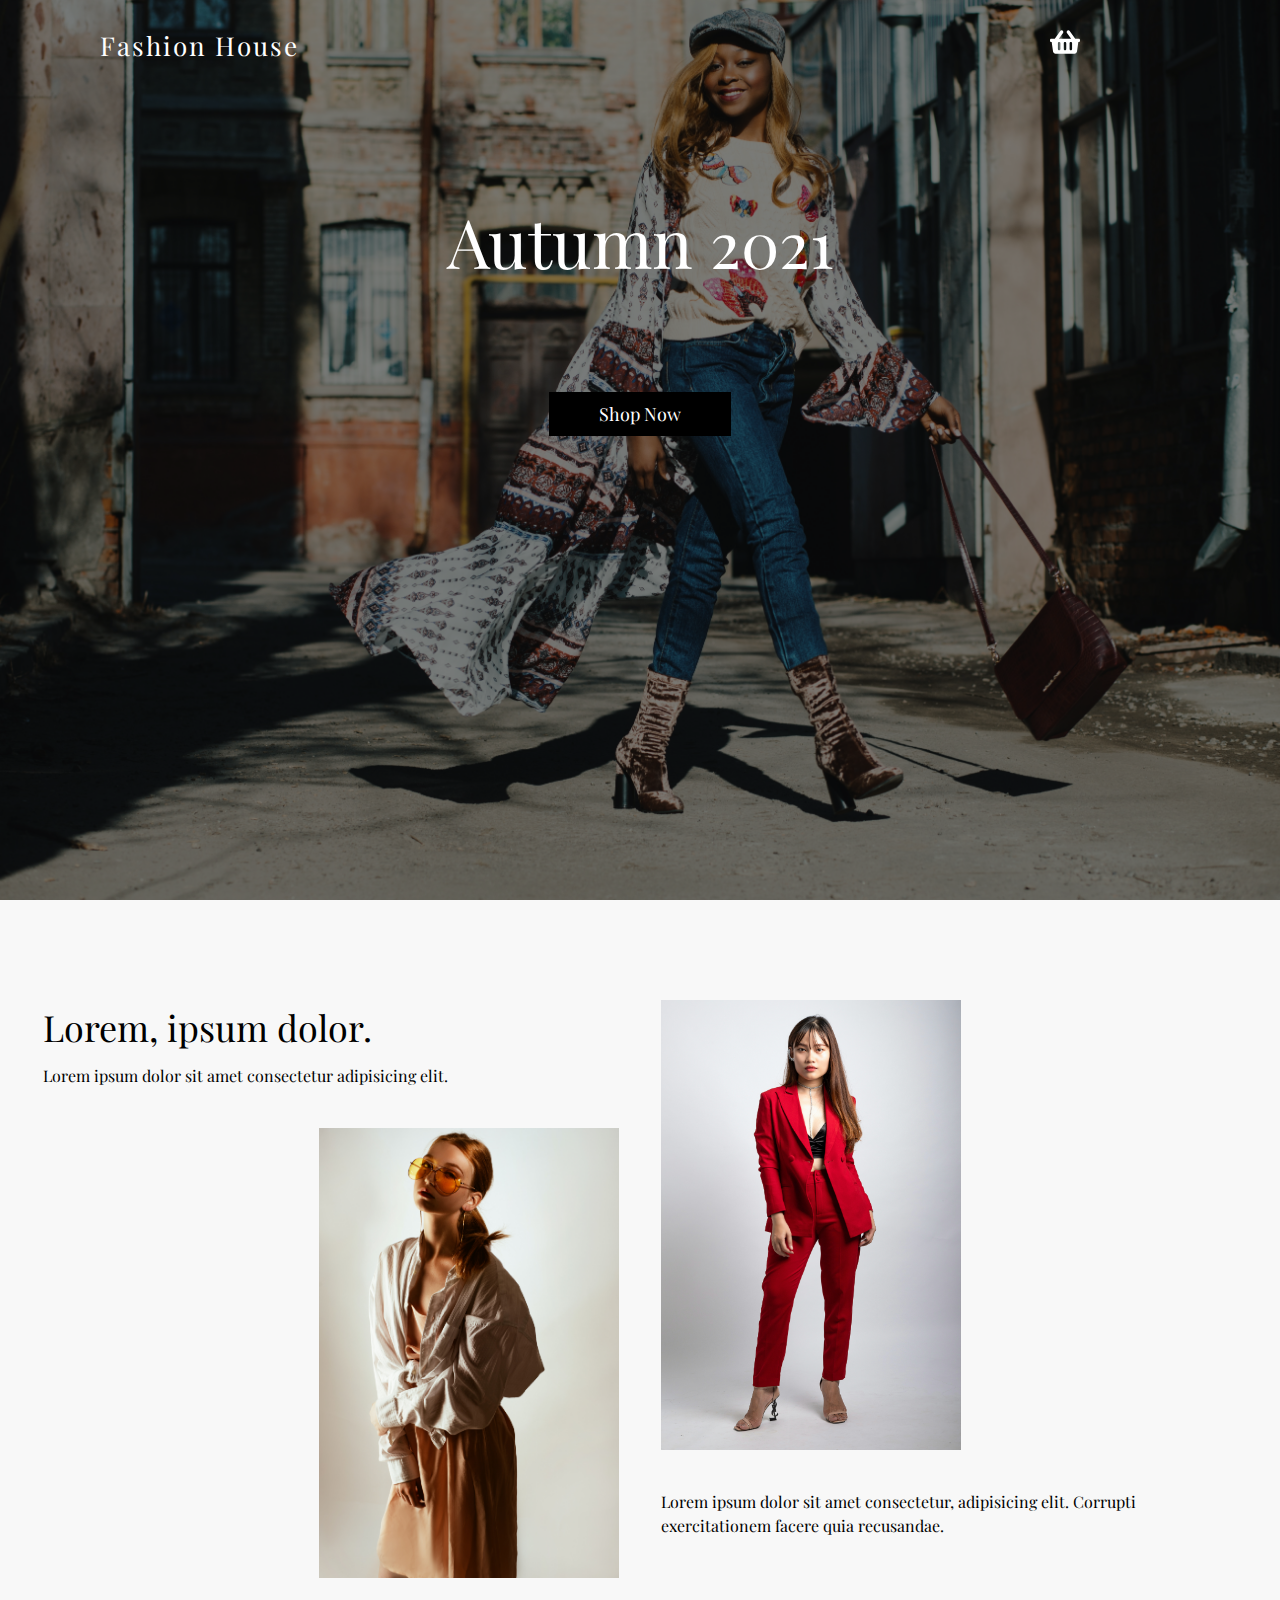
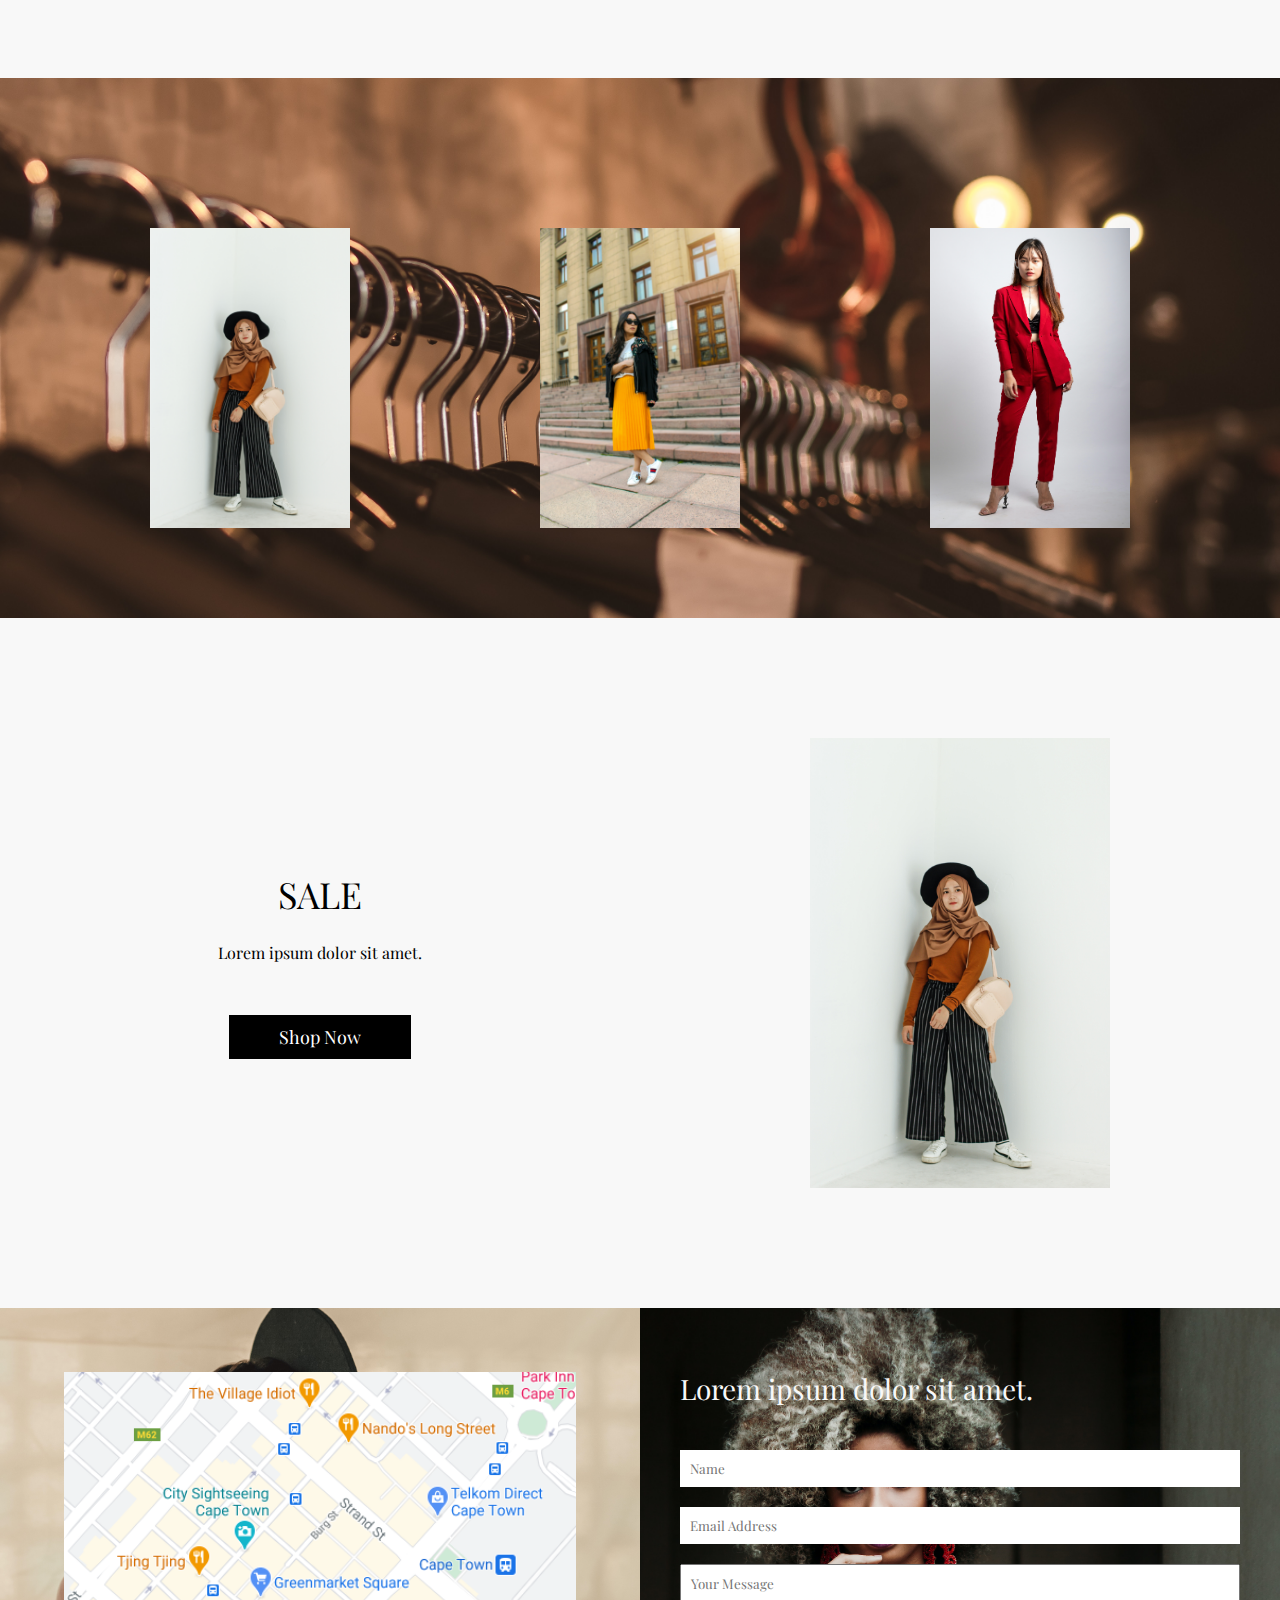
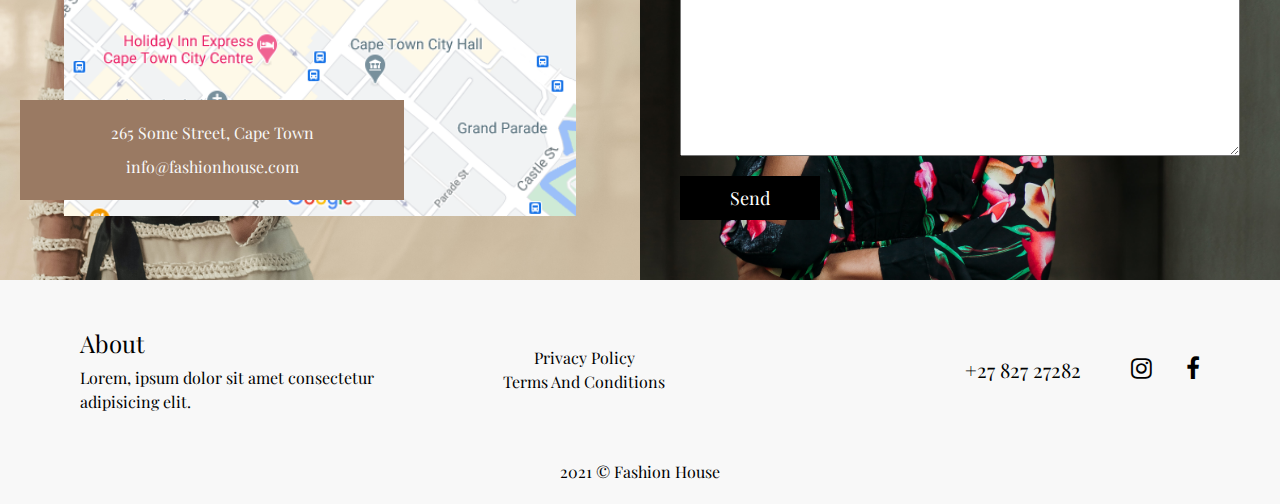
<file: index.html>
<!DOCTYPE html>
<html lang="en">
<head>
    <meta charset="UTF-8">
    <meta name="viewport" content="width=device-width, initial-scale=1.0">
    <meta name="Description" content="Rodwin Pieterse, Fashion Store portfolio item for frontend web developer, HTML CSS JavaScript">
    <link rel="preconnect" href="https://fonts.gstatic.com">
    <link href="https://fonts.googleapis.com/css2?family=Playfair+Display:wght@300;400;700&display=swap" rel="stylesheet">
    <link rel="stylesheet" href="https://cdnjs.cloudflare.com/ajax/libs/font-awesome/4.7.0/css/font-awesome.min.css">
    <link rel="stylesheet" href="css/styles.css">
    <title>Fashion House</title>
</head>
<body>
    <!-- Hero Section -->
    <div class="wrap">
        <section class="hero--section">
            <nav>
                <p class="logo">Fashion House</p>
                <a href="#"><img class="shopping__cart" src="images/shopping-basket-solid.svg" alt="shopping basket" title="Go to basket"></a>
            </nav>
            <div class="hero--text">
                <h1 class="hero__section__heading">Autumn <span class="hero__section__year">2021</span></h1>
                <button class="hero__section__cta">Shop Now</button>
            </div>
        </section>
    </div>

    <!-- Description Section -->
    <section class="description--section">
        <div class="description--one">
            <h2 class=" description__heading description__one__heading">Lorem, ipsum dolor.</h2>
            <p class=" description__text description__one__text">Lorem ipsum dolor sit amet consectetur adipisicing elit.</p>
            <!-- <div class="image__placeholder image__placeholder__one"></div> -->
            <img class="fashion-img fashion-img-1" src="images/image-6.jpg" alt="First Fashion Item">
        </div>
        <div class="description--two">
            <p class=" description__text description__two__text">Lorem ipsum dolor sit amet consectetur, adipisicing elit. Corrupti exercitationem facere quia recusandae.</p>
            <!-- <div class="image__placeholder image__placeholder__two"></div> -->
            <img src="images/image-7.jpg" alt="Second Fashion Item" class="fashion-img fashion-img-2">
        </div>
    </section>

    <!-- Collection Section -->
    <section class="collection--section">
        <img src="images/image-8.jpg" alt="Third Fashion Item" class="fashion-img fashion-img-3">
        <img src="images/image-9.jpg" alt="Fourth Fashion Item" class="fashion-img fashion-img-4">
        <img src="images/image-7.jpg" alt="Fifth Fashion Item" class="fashion-img fashion-img-5">
            <!-- <div class="image__placeholder image__placeholder__three"></div>
            <div class="image__placeholder image__placeholder__four"></div>
            <div class="image__placeholder image__placeholder__five"></div> -->
    </section>

    <!-- On Sale Slide -->
    <section class="on--sale--section">
        <div class="on--sale--text">
            <h2 class="on__sale__text__heading">SALE</h2>
            <p class="on__sale__text__text">Lorem ipsum dolor sit amet.</p>
            <button class="on__sale__text__cta">Shop Now</button>
        </div>
        <div class="on--sale--image">
            <!-- <div class="image__placeholder image__placeholder__six"></div> -->
            <img src="images/image-8.jpg" alt="Six Fashion Item" class="fashion-img fashion-img-6">
        </div>
    </section>

    <!-- Contact Section -->
    <section class="contact--section">
        <div class="contact--section--map">
            <img src="images/google-maps.png" alt="" class="map__placeholder">
            <div class="contact__box">
                <p class="address__text">265 Some Street, Cape Town</p>
                <p class="email__address">info@fashionhouse.com</p>
            </div>
        </div>
        <div class="contact--section--form">
            <h2 class="contact__form__heading"> Lorem ipsum dolor sit amet.</h2>
            <form action="" class="contact__form">
                <label for="name">Name</label>
                <input type="text" name="name" placeholder="Name" required>
                <label for="email">Email</label>
                <input type="email" name="email" id="email" placeholder="Email Address" required>
                <label for="message">Message</label>
                <textarea name="message" id="message" cols="30" rows="10" placeholder="Your Message" required></textarea>
                <button class="contact__form__cta" type="submit">Send</button>
            </form>
        </div>
    </section>

    <!-- Footer Section -->
    <section class="footer--section">
        <div class="footer--about">
            <h3 class="footer__about__heading">About</h3>
            <p class="footer__about__text">Lorem, ipsum dolor sit amet consectetur adipisicing elit.</p>
        </div>
        <div class="privacy--policy">
            <p><a href="#">Privacy Policy</a></p>
            <p><a href="#">Terms And Conditions</a></p>
        </div>
        <div class="social--media">
            <p class="contact__number">+27 827 27282</p>
            <div class="social__media__icons">
                <a href="#"><i class="fa fa-instagram"></i>
                </a>
                <a href="#"><i class="fa fa-facebook"></i>
                </a>
            </div>
        </div>
    </section>
    <div class="copyright">
        2021 &copy; Fashion House
    </div>

    <script src="js/app.js"></script>
</body>
</html>
</file>
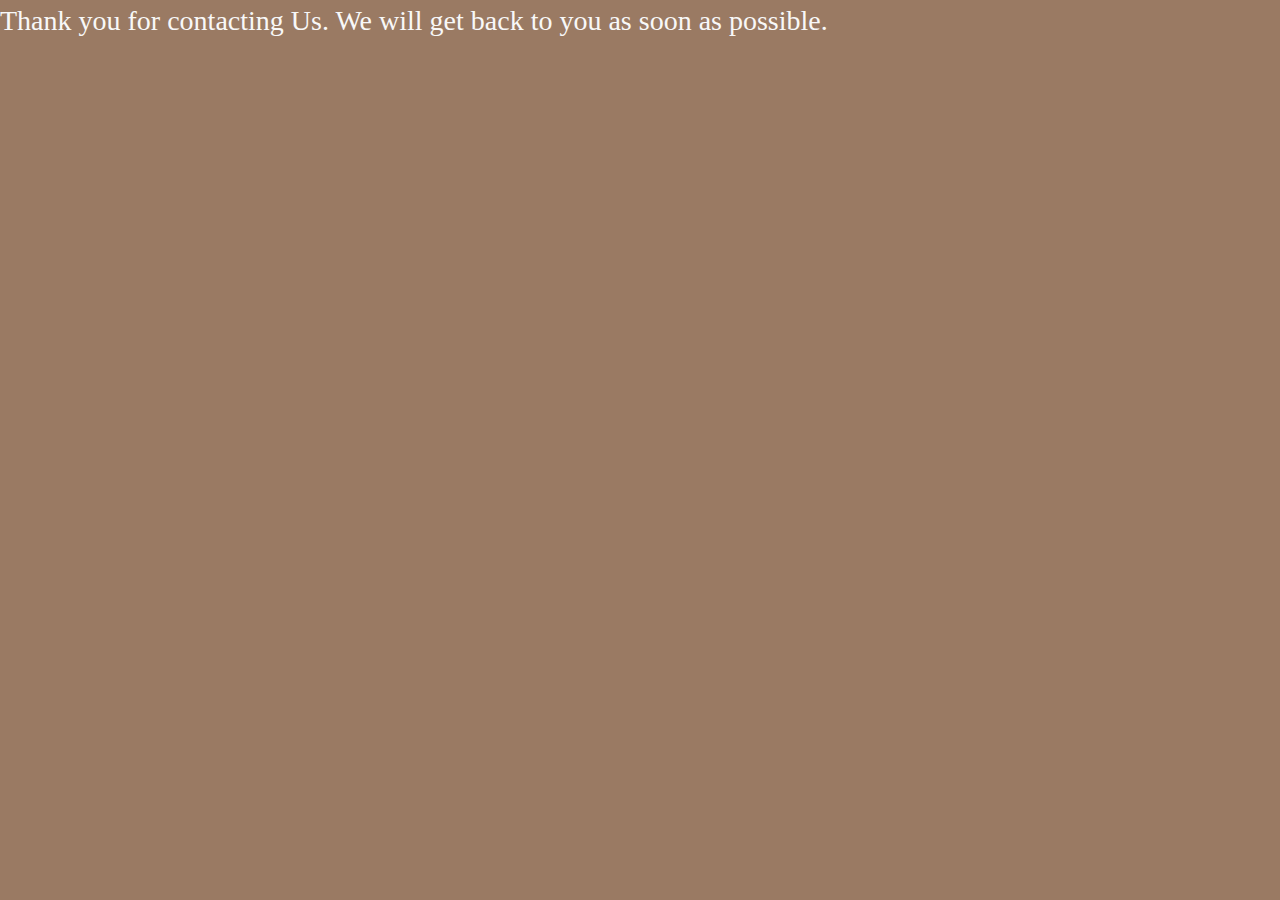
<file: thankyou.html>
<!DOCTYPE html>
<html lang="en">
<head>
    <meta charset="UTF-8">
    <meta name="viewport" content="width=device-width, initial-scale=1.0">
    <link rel="stylesheet" href="css/styles.css">
    <title>Form Submitted</title>
</head>
<body>
    <p class="contact__form__submitted">Thank you for contacting Us. We will get back to you as soon as possible.</p>
</body>
</html>
</file>
<file: css/styles.css>
* {
    box-sizing: border-box;
    margin: 0;
    padding: 0;
}

html {
    scroll-behavior: smooth;
}

body {
    background-color: #9a7a63;
    font-family: 'Playfair Display', serif;
    line-height: 1.5;
}

/* HERO */

.wrap {
    background-image: url(../images/image-5.jpg);
    background-position: center;
    background-size: cover;
    background-repeat: no-repeat;
    height: 80vh;
    min-width: 100%;
    position: relative;
}

.wrap::before {
    content: '';
    position: absolute;
    top: 0;
    right: 0;
    bottom: 0;
    left: 0;
    background: rgba(0, 0, 0, 0.5);
}

nav {
    position: relative;
    color: #f8f8f8;
    display: flex;
    height: 10vh;
    align-items: center;
    justify-content: space-between;
    padding: 40px 20px 0;
    opacity: 1;
}
.logo {
    color: #ffffff;
    font-size: 20px;
    letter-spacing: 2px;
}

.shopping__cart {
    color: #34626c;
    width: 30px;
    height: 30px;
}

.hero--text {
    position: relative;
    color: #f8f8f8;
    display: flex;
    flex-direction: column;
    align-items: center;
    margin-top: 100px;
}

.hero__section__heading {
    color: #ffffff;
    font-size: 48px;
    font-weight: 300;
}

.hero__section__cta {
    background-color: #000000;
    border: none;
    color: white;
    cursor: pointer;
    font-family: inherit;
    font-size: 18px;
    padding: 10px 50px;
    margin-top: 50px;
}

.hero__section__cta:hover {
    background-color: #f8f8f8;
    border: 1px solid #000000;
    color: black;
}

/* DESCRIPTION */

.description--section {
    height: auto;
    background-color: #f8f8f8;
    display: flex;
    flex-direction: column;
    padding: 60px 0;
    animation: .5s linear ease-in;
}

.description--one {
    display: flex;
    flex-direction: column;
    align-items: center;
}

.description--two {
    display: flex;
    flex-direction: column;
    align-items: center;
    padding-top: 20px;
}

.description__text {
    text-align: center;
    padding-bottom: 10px;
}

.image__placeholder {
    background-position: center;
    background-size: cover;
    height: 60vh;
    width: 80%;
    background-color: #9a7a63;
}

.fashion-img {
    width: 80%;
    max-width: 300px;
}

.description__heading {
    font-size: 36px;
    font-weight: 300;
    padding-bottom: 10px;
}

.description__text {
    padding-bottom: 40px;
}

.description__two__text {
    padding: 40px;
}

.image__placeholder__two {
    background-image: url(../images/image-7.jpg);
}

/* Collection Section */

.collection--section {
    background-color: #9b938d;
    display: flex;
    flex-direction: column;
    height: auto;
    align-items: center;
    padding: 80px 0;
}

.collection__section__heading {
    font-size: 28px;
    font-weight: 300;
    margin-bottom: 30px;
}

.image__placeholder__three {
    background-image: url(../images/image-8.jpg);
    margin-bottom: 40px;
}

.image__placeholder__four {
    background-image: url(../images/image-9.jpg);
    margin-bottom: 40px;
}

.image__placeholder__five {
    background-image: url(../images/image-6.jpg);
}

/* On Sale Section */

.on--sale--section {
    background-color: #f8f8f8;
    height: auto;
    padding: 60px 0;
}

.on--sale--text {
    text-align: center;
}

.on__sale__text__heading {
    font-size: 36px;
    font-weight: 300;
    padding-bottom: 20px;
}

.on__sale__text__cta {
    background-color: #000000;
    border: none;
    color: white;
    cursor: pointer;
    font-family: inherit;
    font-size: 18px;
    padding: 10px 50px;
    margin-top: 50px;
}

.on__sale__text__cta:hover {
    background-color: #f8f8f8;
    border: 1px solid #000000;
    color: #000000;
}

.on--sale--image {
    display: flex;
    justify-content: center;
    margin: 60px 0;
}

/* Contact Section */

.contact--section {
    display: flex;
    flex-direction: column;
}

.contact--section--map {
    /* background image placeholder */
    background-image: url(../images/image-12.jpg);
    background-position: center;
    background-repeat: no-repeat;
    background-size: cover;
    height: 75vh;
    display: flex;
    justify-content: center;
    align-items: center;
    position: relative;
}

.contact__box {
    background-color: #9a7a63;
    position: absolute;
    height: 100px;
    width: 60%;
    bottom: 80px;
    left: 20px;
    display: flex;
    flex-direction: column;
    justify-content: center;
    align-items: center;
}

.contact__box .address__text {
    color: #f8f8f8;
    padding-bottom: 10px;
}

.email__address {
    color: #f8f8f8;
}

.map__placeholder {
    width: 80%;
}

.contact--section--form {
    /* background image placeholder */
    background-image: url(../images/image-11.jpg);
    background-position: center;
    background-repeat: no-repeat;
    background-size: cover;
    height: auto;
    display: flex;
    flex-direction: column;
    justify-content: center;
    padding: 60px 20px;
}

.contact--section--form form {
    display: flex;
    flex-direction: column;
    /* height: 50vh; */
}

.contact__form__heading {
    color: #f8f8f8;
    font-size: 28px;
    font-weight: 300;
    margin-bottom: 40px;
}

.contact__form label {
    font-size: 12px;
    color: #f8f8f8;
    letter-spacing: 1.5px;
    padding-bottom: 5px;
}

.contact__form input {
    border: none;
    font-family: inherit;
    padding: 10px;
    margin-bottom: 20px;
}

.contact__form textarea {
    padding: 10px;
    font-family: inherit;
}

.contact__form__cta {
    align-self: flex-start;
    background-color: #000000;
    border: none;
    color: white;
    cursor: pointer;
    font-family: inherit;
    font-size: 18px;
    padding: 10px 50px;
    margin-top: 50px;
}

.contact__form__cta:hover {
    background-color: #f8f8f8;
    border: 1px solid #000000;
    color: #000000;
}

.contact__form__submitted {
    font-size: 28px;
    color: #f8f8f8;
}

/* Footer Section  */

.footer--section {
    background-color: #f8f8f8;
    display: flex;
    flex-direction: column;
    height: auto;
    padding: 60px 20px;
}

.footer--about {
    padding-bottom: 30px;
}

.footer__about__heading {
    font-size: 24px;
    font-weight: 300;
    padding-bottom: 5px;
}


.privacy--policy {
    padding-bottom: 30px;
}

.privacy--policy a {
    color: inherit;
    text-decoration: none;
}

.contact__number {
    font-size: 20px;
    padding-bottom: 20px;
}

.social__media__icons a {
    color: inherit;
    text-decoration: none;
}

.fa {
    font-size: 24px;
}

.fa-instagram {
    padding-right: 30px;
}

.fa-instagram:hover {
    color: #9a7a63;
    font-size: 28px;
}

.fa-facebook:hover {
    color: #9a7a63;
    font-size: 28px;
}

.copyright {
    background-color: #f8f8f8;
    text-align: center;
    padding-bottom: 20px;
}

@media screen and (min-width: 768px){

    .wrap {
        height: 100vh;
    }


    nav {
        padding: 0 200px 0 100px;
    }

    .logo {
        font-size: 26px;
    }


    .hero__section__heading {
        font-size: 68px;
    }

    .hero__section__year {
        font-size: 64px;
    }

    .hero__section__cta {
        margin-top: 100px;
    }

    .description--section {
        flex-direction: row;
        height: auto;
        padding: 100px 0;
        justify-content: space-evenly;
    }

    .description--one {
        flex-basis: 45%;
        justify-content: flex-start;
        align-items: initial;
    }
    .description--two {
        flex-basis: 45%;
        flex-direction: column-reverse;
        justify-content: flex-end;
        padding-top: 0;
    }

    .description__text {
        text-align: left;
    }

    .description__two__text {
        padding: 40px 0 0;
    }

    .image__placeholder {
        height: 45vh;
        width: 50%;
    }

    .fashion-img-1 {
        align-self: flex-end;
    }

    .fashion-img-2 {
        align-self: flex-start;
    }

    .collection--section {
        background-image: url(../images/image-10.jpg);
        background-position: center;
        background-repeat: no-repeat;
        background-size: cover;
        flex-direction: row;
        justify-content: space-evenly;
        position: relative;
        height: 60vh;
        padding: 0 60px;
    }

    .fashion-img-3 {
        position: absolute;
        left: 150px;
        top: 150px;
        width: 200px;
    }

    .fashion-img-4 {
        position: absolute;
        top: 150px;
        width: 200px;
    }


    .fashion-img-5 {
        position: absolute;
        right: 150px;
        top: 150px;
        width: 200px;
    }

    .on--sale--section {
        display: flex;
        align-items: center;
        height: auto;
    }

    .on--sale--text {
        flex-basis: 50%;
    }

    .on--sale--image {
        flex-basis: 50%;
    }

    .contact--section {
        flex-direction: row;
    }

    .contact--section--map {
        display: flex;
        justify-content: center;
        height: auto;
        align-items: center;
        flex-basis: 50%;
    }

    .contact--section--form {
        flex-basis: 50%;
        padding: initial;
        padding: 60px 40px;
    }

    .contact__form__cta {
        margin-top: 20px;
    }

    .contact__form label {
        display: none;
    }

    .footer--section {
        height: 20vh;
        flex-direction: row;
        align-items: center;
        padding: 0 40px;
    }

    .footer--about {
        flex-basis: 30%;
        display: flex;
        flex-direction: column;
        justify-content: center;
        padding-bottom: initial;
    }

    .privacy--policy {
        display: flex;
        flex-direction: column;
        flex-basis: 30%;
        justify-content: space-around;
        align-items: center;
        padding-bottom: initial;
    }

    .social--media {
        flex-basis: 40%;
        display: flex;
        justify-content: flex-end;
        align-items: center;
    }

    .contact__number {
        padding-right: 50px;
        padding-bottom: initial;
    }

}


@media screen and (min-width: 1026px){
    .image__placeholder__three,
    .image__placeholder__four,
    .image__placeholder__five {
        top: 150px;
        width: 300px;
    }
    .footer--section {
        padding: 0 80px;
    }

}
</file>
